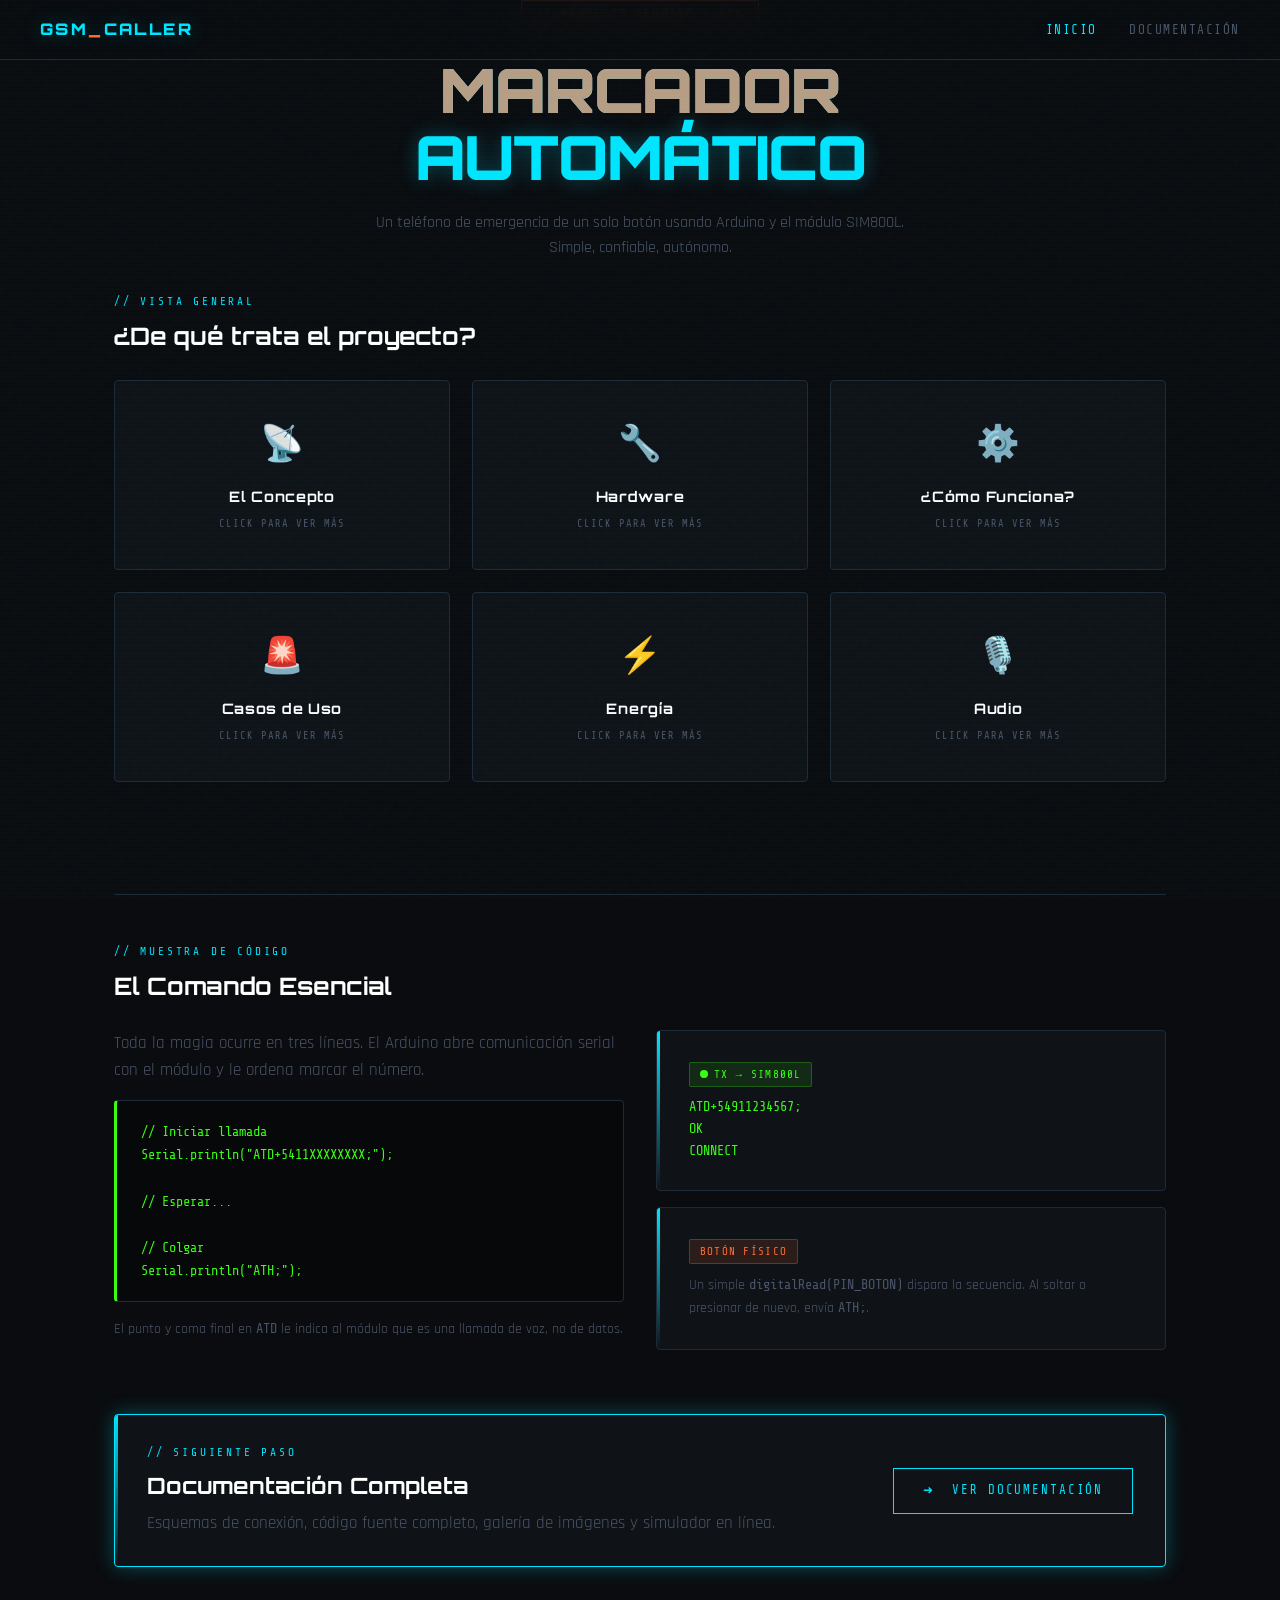
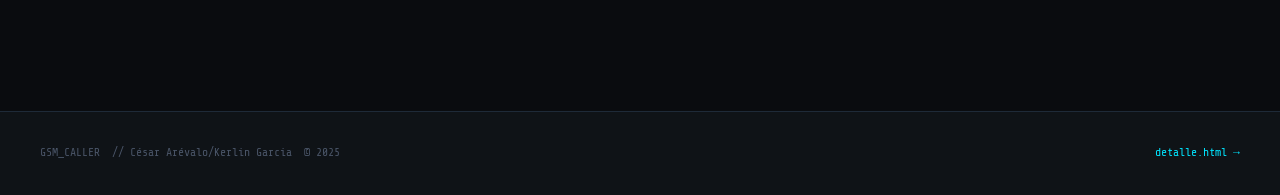
<file: index.html>
<!DOCTYPE html>
<html lang="es">
<head>
  <meta charset="UTF-8" />
  <meta name="viewport" content="width=device-width, initial-scale=1.0" />
  <title>GSM Caller — Arduino SIM800L</title>
  <link rel="icon" href="phone-icon-telephone-icon-symbol-for-app-and-messenger-vector.jpg" type="image/png">
  <link rel="stylesheet" href="assets/style.css" />
</head>
<body>

<!-- NAV -->
<nav>
  <a class="nav-logo" href="index.html">GSM<span>_</span>CALLER</a>
  <ul class="nav-links">
    <li><a href="index.html" class="active">Inicio</a></li>
    <li><a href="detalle.html">Documentación</a></li>
  </ul>
</nav>

<!-- HERO -->
<header class="page-header container fade-up">
  <div class="tag">// Proyecto Arduino — GSM</div>
  <h1>
    <span class="glitch-wrap" data-text="MARCADOR">MARCADOR</span><br>
    <span class="hi">AUTOMÁTICO</span>
  </h1>
  <p>Un teléfono de emergencia de un solo botón usando Arduino y el módulo SIM800L. Simple, confiable, autónomo.</p>
</header>

<!-- FLIP CARDS SECTION -->
<section style="padding: 2rem 0 3rem">
  <div class="container">
    <p class="section-label fade-up delay-1">// Vista general</p>
    <h2 class="section-title fade-up delay-2">¿De qué trata el proyecto?</h2>

    <div class="flip-grid fade-up delay-3">
      <!-- Card 1 -->
      <div class="flip-card-wrap" data-panel="panel-concepto">
        <div class="flip-card">
          <div class="flip-front">
            <div class="flip-icon">📡</div>
            <h3>El Concepto</h3>
            <p class="flip-hint">Click para ver más</p>
          </div>
          <div class="flip-back" id="panel-concepto">
            <h3>Marcador de Emergencia</h3>
            <p>Un dispositivo autónomo que, al presionar un botón físico, realiza automáticamente una llamada de voz a un número predefinido. Sin pantalla, sin teclado, sin complicaciones.</p>
          </div>
        </div>
      </div>

      <!-- Card 2 -->
      <div class="flip-card-wrap" data-panel="panel-hardware">
        <div class="flip-card">
          <div class="flip-front">
            <div class="flip-icon">🔧</div>
            <h3>Hardware</h3>
            <p class="flip-hint">Click para ver más</p>
          </div>
          <div class="flip-back" id="panel-hardware">
            <h3>Componentes Clave</h3>
            <ol style="margin-left:1.2rem; color: var(--text);">
              <li>Arduino UNO / Nano</li>
              <li>Módulo GSM SIM800L</li>
              <li>Reductor LM2596 (4V)</li>
              <li>Micrófono + altavoz</li>
              <li>Un botón momentáneo</li>
            </ol>
          </div>
        </div>
      </div>

      <!-- Card 3 -->
      <div class="flip-card-wrap" data-panel="panel-como">
        <div class="flip-card">
          <div class="flip-front">
            <div class="flip-icon">⚙️</div>
            <h3>¿Cómo Funciona?</h3>
            <p class="flip-hint">Click para ver más</p>
          </div>
          <div class="flip-back" id="panel-como">
            <h3>Comandos AT</h3>
            <p>El Arduino envía comandos AT al módulo GSM vía Serial (TX/RX). Con <code>ATD+número;</code> inicia la llamada y con <code>ATH;</code> la corta.</p>
          </div>
        </div>
      </div>

      <!-- Card 4 -->
      <div class="flip-card-wrap" data-panel="panel-uso">
        <div class="flip-card">
          <div class="flip-front">
            <div class="flip-icon">🚨</div>
            <h3>Casos de Uso</h3>
            <p class="flip-hint">Click para ver más</p>
          </div>
          <div class="flip-back" id="panel-uso">
            <h3>Aplicaciones Reales</h3>
            <ul style="margin-left:1.2rem; color: var(--text);">
              <li>Botón de emergencia para adultos mayores</li>
              <li>Sistema de alarma simple</li>
              <li>Notificador de intrusión</li>
              <li>Alertas de sensores remotos</li>
            </ul>
          </div>
        </div>
      </div>

      <!-- Card 5 -->
      <div class="flip-card-wrap" data-panel="panel-energia">
        <div class="flip-card">
          <div class="flip-front">
            <div class="flip-icon">⚡</div>
            <h3>Energía</h3>
            <p class="flip-hint">Click para ver más</p>
          </div>
          <div class="flip-back" id="panel-energia">
            <h3>Fuente de Poder</h3>
            <p>El SIM800L exige una fuente externa estable. Nunca uses el pin 5V del Arduino: las llamadas consumen picos de corriente que reinician el micro.</p>
          </div>
        </div>
      </div>

      <!-- Card 6 -->
      <div class="flip-card-wrap" data-panel="panel-audio">
        <div class="flip-card">
          <div class="flip-front">
            <div class="flip-icon">🎙️</div>
            <h3>Audio</h3>
            <p class="flip-hint">Click para ver más</p>
          </div>
          <div class="flip-back" id="panel-audio">
            <h3>Calidad de Voz</h3>
            <p>Usa micrófonos de condensador soldados cerca de la placa para evitar interferencias del módulo GSM (ruido "clic-clic" clásico). Antena helicoidal o externa recomendada.</p>
          </div>
        </div>
      </div>
    </div>
  </div>
</section>

<!-- CÓDIGO RÁPIDO -->
<section style="padding: 1rem 0 3rem"> 
  <div class="container">
    <hr class="divider" />
    <p class="section-label fade-up">// Muestra de código</p>
    <h2 class="section-title fade-up delay-1">El Comando Esencial</h2>

    <div class="grid-2 fade-up delay-2" style="align-items:start; gap:2rem">
      <div>
        <p style="color:var(--muted); margin-bottom:1rem;">
          Toda la magia ocurre en tres líneas. El Arduino abre comunicación serial con el módulo y le ordena marcar el número.
        </p>
        <pre>
// Iniciar llamada
Serial.println("ATD+5411XXXXXXXX;");

// Esperar...

// Colgar
Serial.println("ATH;");</pre>
        <p style="margin-top:1rem; color:var(--muted); font-size:0.9rem;">
          El punto y coma final en <code>ATD</code> le indica al módulo que es una llamada de voz, no de datos.
        </p>
      </div>
      <div style="display:flex; flex-direction:column; gap:1rem">
        <div class="card">
          <span class="badge badge-green"><span class="dot-live"></span>TX → SIM800L</span>
          <p style="margin-top:0.6rem; font-family:'Share Tech Mono',monospace; color:var(--green); font-size:0.85rem;">ATD+54911234567;<br>OK<br>CONNECT</p>
        </div>
        <div class="card">
          <span class="badge badge-orange">Botón físico</span>
          <p style="margin-top:0.6rem; color:var(--muted); font-size:0.9rem;">
            Un simple <code>digitalRead(PIN_BOTON)</code> dispara la secuencia. Al soltar o presionar de nuevo, envía <code>ATH;</code>.
          </p>
        </div>
      </div>
    </div>
  </div>
</section>

<!-- CTA -->
<section style="padding: 1rem 0 4rem">
  <div class="container fade-up">
    <div class="card" style="display:flex; align-items:center; justify-content:space-between; flex-wrap:wrap; gap:1.5rem; border-color: var(--accent); box-shadow: var(--glow);">
      <div>
        <p class="section-label">// Siguiente paso</p>
        <h2 style="font-family:'Orbitron',monospace; font-size:1.4rem; color:#fff;">Documentación Completa</h2>
        <p style="color:var(--muted); margin-top:0.4rem;">Esquemas de conexión, código fuente completo, galería de imágenes y simulador en línea.</p>
      </div>
      <a href="detalle.html" class="btn"><span>➜ &nbsp;Ver documentación</span></a>
    </div>
  </div>
</section>

<!-- FOOTER -->
<footer>
  <span>GSM_CALLER &nbsp;//  César Arévalo/Kerlin Garcia &nbsp;© 2025</span>
  <a href="detalle.html" style="color:var(--accent); text-decoration:none; font-family:'Share Tech Mono',monospace;">detalle.html →</a>
</footer>

<style>
/* FLIP CARDS */
.flip-grid {
  display: grid;
  grid-template-columns: repeat(3, 1fr);
  gap: 1.4rem;
}

@media (max-width: 700px) {
  .flip-grid { grid-template-columns: 1fr 1fr; }
}
@media (max-width: 480px) {
  .flip-grid { grid-template-columns: 1fr; }
}

.flip-card-wrap {
  perspective: 900px;
  cursor: pointer;
}

.flip-card {
  width: 100%;
  min-height: 190px;
  position: relative;
  transform-style: preserve-3d;
  transition: transform 0.55s cubic-bezier(.4,0,.2,1);
  border-radius: 4px;
}

.flip-card-wrap.flipped .flip-card {
  transform: rotateY(180deg);
}

.flip-front,
.flip-back {
  position: absolute;
  inset: 0;
  backface-visibility: hidden;
  -webkit-backface-visibility: hidden;
  border: 1px solid var(--border);
  border-radius: 4px;
  padding: 1.5rem 1.4rem;
  display: flex;
  flex-direction: column;
  justify-content: center;
  background: var(--surface);
  transition: border-color 0.25s, box-shadow 0.25s;
}

.flip-front:hover { border-color: var(--accent); box-shadow: var(--glow); }

.flip-front {
  align-items: center;
  text-align: center;
}

.flip-back {
  transform: rotateY(180deg);
  border-color: var(--accent);
  box-shadow: var(--glow);
  background: var(--surface2);
}

.flip-icon {
  font-size: 2.2rem;
  margin-bottom: 0.7rem;
}

.flip-front h3 {
  font-family: 'Orbitron', monospace;
  font-size: 0.9rem;
  font-weight: 700;
  color: #fff;
  letter-spacing: 0.05em;
}

.flip-hint {
  font-family: 'Share Tech Mono', monospace;
  font-size: 0.65rem;
  color: var(--muted);
  letter-spacing: 0.1em;
  margin-top: 0.5rem;
  text-transform: uppercase;
}

.flip-back h3 {
  font-family: 'Orbitron', monospace;
  font-size: 0.85rem;
  color: var(--accent);
  margin-bottom: 0.7rem;
}

.flip-back p, .flip-back li {
  font-size: 0.88rem;
  color: var(--text);
  line-height: 1.55;
}

.flip-back code {
  background: rgba(0,229,255,0.08);
  color: var(--accent);
  padding: 0.1em 0.35em;
  border-radius: 2px;
}
</style>

<script>
  // FLIP CARDS
  document.querySelectorAll('.flip-card-wrap').forEach(card => {
    card.addEventListener('click', () => {
      card.classList.toggle('flipped');
    });
  });

  // INTERSECTION OBSERVER para fade-up
  const obs = new IntersectionObserver((entries) => {
    entries.forEach(e => {
      if (e.isIntersecting) {
        e.target.style.animationPlayState = 'running';
      }
    });
  }, { threshold: 0.1 });

  document.querySelectorAll('.fade-up').forEach(el => {
    el.style.animationPlayState = 'paused';
    obs.observe(el);
  });
</script>

</body>
</html>
</file>
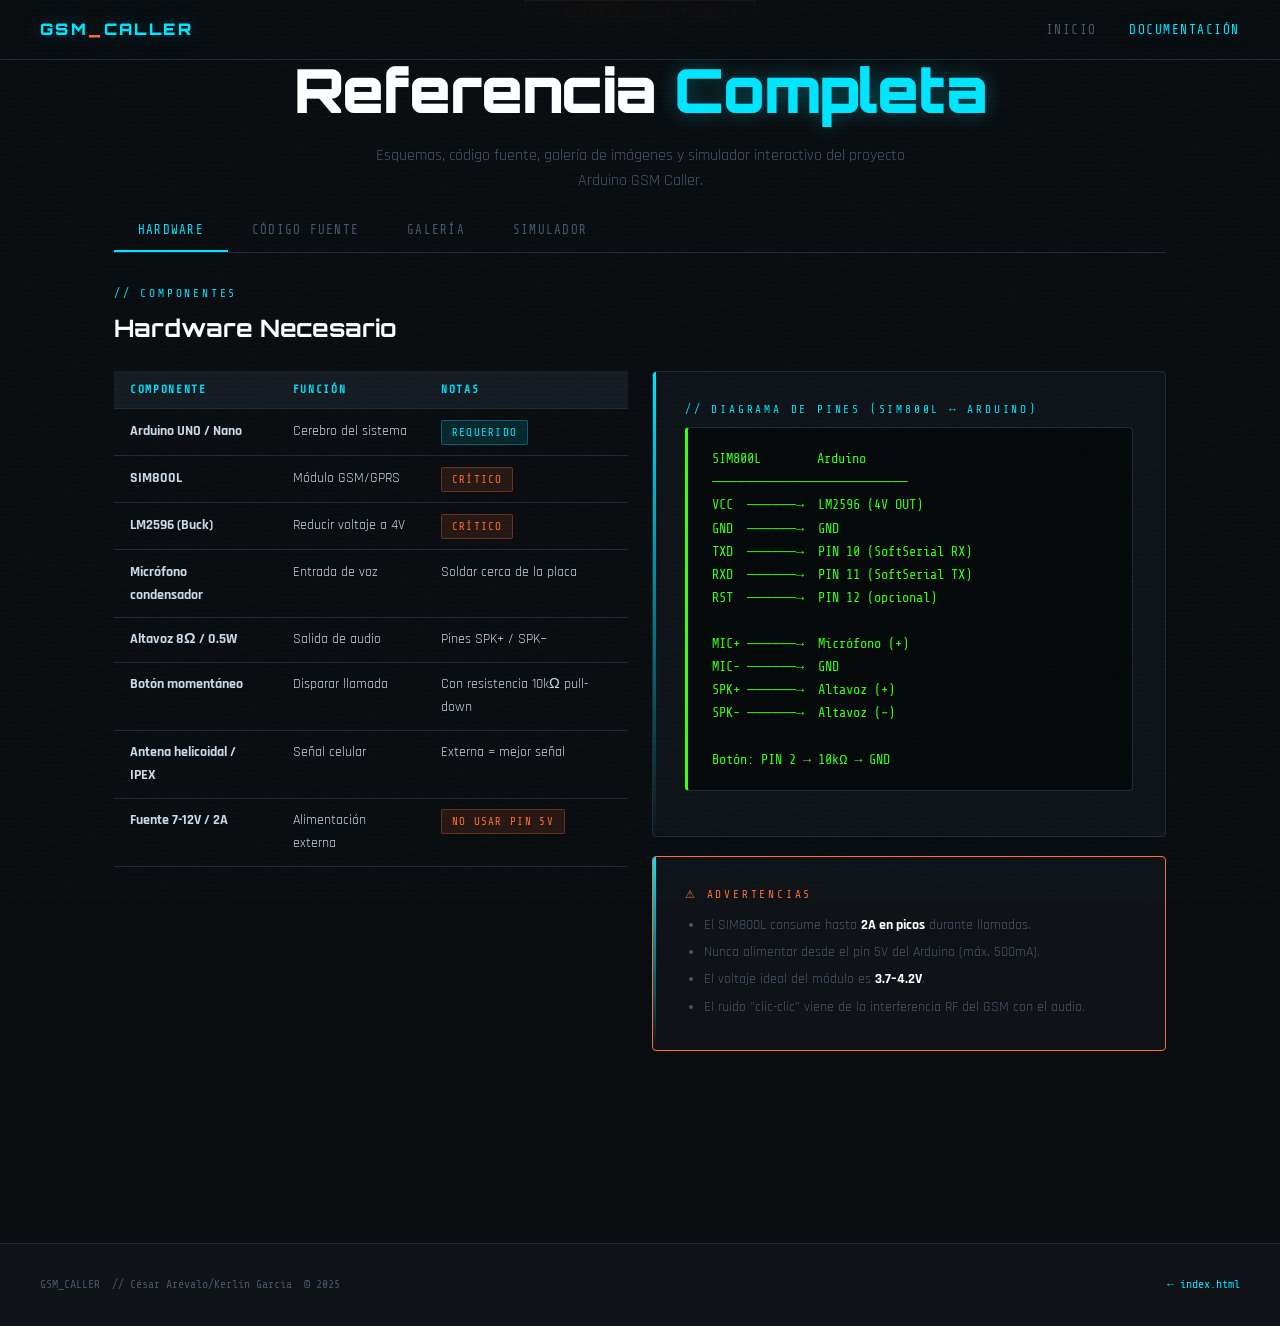
<file: detalle.html>
<!DOCTYPE html>
<html lang="es">
<head>
  <meta charset="UTF-8" />
  <meta name="viewport" content="width=device-width, initial-scale=1.0" />
  <link rel="icon" href="phone-icon-telephone-icon-symbol-for-app-and-messenger-vector.jpg" type="image/png">
  <title>Documentación Técnica — GSM Caller</title>
  <link rel="stylesheet" href="assets/style.css" />
</head>
<body>

<!-- NAV -->
<nav>
  <a class="nav-logo" href="index.html">GSM<span>_</span>CALLER</a>
  <ul class="nav-links">
    <li><a href="index.html">Inicio</a></li>
    <li><a href="detalle.html" class="active">Documentación</a></li>
  </ul>
</nav>

<!-- HEADER -->
<header class="page-header container fade-up">
  <div class="tag">// Documentación técnica</div>
  <h1>Referencia <span class="hi">Completa</span></h1>
  <p>Esquemas, código fuente, galería de imágenes y simulador interactivo del proyecto Arduino GSM Caller.</p>
</header>

<!-- TABS SECTION -->
<section style="padding: 1rem 0 5rem">
  <div class="container">

    <!-- TAB BAR -->
    <div class="tabs fade-up delay-1" role="tablist">
      <button class="tab-btn active" data-tab="hardware" role="tab">Hardware</button>
      <button class="tab-btn" data-tab="codigo"   role="tab">Código Fuente</button>
      <button class="tab-btn" data-tab="galeria"  role="tab">Galería</button>
      <button class="tab-btn" data-tab="sim"      role="tab">Simulador</button>
    </div>

    <!-- ═══════════════ TAB: HARDWARE ═══════════════ -->
    <div class="tab-panel active fade-up delay-2" id="tab-hardware">

      <p class="section-label">// Componentes</p>
      <h2 class="section-title">Hardware Necesario</h2>

      <div class="grid-2" style="margin-bottom:2rem; align-items:start">
        <div>
          <table class="spec-table">
            <thead>
              <tr>
                <th>Componente</th>
                <th>Función</th>
                <th>Notas</th>
              </tr>
            </thead>
            <tbody>
              <tr>
                <td><strong>Arduino UNO / Nano</strong></td>
                <td>Cerebro del sistema</td>
                <td><span class="badge badge-cyan">Requerido</span></td>
              </tr>
              <tr>
                <td><strong>SIM800L</strong></td>
                <td>Módulo GSM/GPRS</td>
                <td><span class="badge badge-orange">Crítico</span></td>
              </tr>
              <tr>
                <td><strong>LM2596 (Buck)</strong></td>
                <td>Reducir voltaje a 4V</td>
                <td><span class="badge badge-orange">Crítico</span></td>
              </tr>
              <tr>
                <td><strong>Micrófono condensador</strong></td>
                <td>Entrada de voz</td>
                <td>Soldar cerca de la placa</td>
              </tr>
              <tr>
                <td><strong>Altavoz 8Ω / 0.5W</strong></td>
                <td>Salida de audio</td>
                <td>Pines SPK+ / SPK−</td>
              </tr>
              <tr>
                <td><strong>Botón momentáneo</strong></td>
                <td>Disparar llamada</td>
                <td>Con resistencia 10kΩ pull-down</td>
              </tr>
              <tr>
                <td><strong>Antena helicoidal / IPEX</strong></td>
                <td>Señal celular</td>
                <td>Externa = mejor señal</td>
              </tr>
              <tr>
                <td><strong>Fuente 7-12V / 2A</strong></td>
                <td>Alimentación externa</td>
                <td><span class="badge badge-orange">No usar pin 5V</span></td>
              </tr>
            </tbody>
          </table>
        </div>

        <div style="display:flex; flex-direction:column; gap:1.2rem">
          <div class="card">
            <p class="section-label">// Diagrama de pines (SIM800L ↔ Arduino)</p>
            <pre style="margin-top:0.5rem">
SIM800L        Arduino
────────────────────────
VCC  ──────→  LM2596 (4V OUT)
GND  ──────→  GND
TXD  ──────→  PIN 10 (SoftSerial RX)
RXD  ──────→  PIN 11 (SoftSerial TX)
RST  ──────→  PIN 12 (opcional)

MIC+ ──────→  Micrófono (+)
MIC- ──────→  GND
SPK+ ──────→  Altavoz (+)
SPK- ──────→  Altavoz (−)

Botón: PIN 2 → 10kΩ → GND</pre>
          </div>

          <div class="card" style="border-color:var(--accent2);">
            <p class="section-label" style="color:var(--accent2)">⚠ Advertencias</p>
            <ul style="margin-left:1.2rem; margin-top:0.5rem; font-size:0.9rem; color:var(--muted); line-height:1.9">
              <li>El SIM800L consume hasta <strong style="color:#fff">2A en picos</strong> durante llamadas.</li>
              <li>Nunca alimentar desde el pin 5V del Arduino (máx. 500mA).</li>
              <li>El voltaje ideal del módulo es <strong style="color:#fff">3.7–4.2V</strong>.</li>
              <li>El ruido "clic-clic" viene de la interferencia RF del GSM con el audio.</li>
            </ul>
          </div>
        </div>
      </div>
    </div>

    <!-- ═══════════════ TAB: CÓDIGO ═══════════════ -->
    <div class="tab-panel" id="tab-codigo">

      <p class="section-label">// Sketch Arduino</p>
      <h2 class="section-title">Código Fuente Completo</h2>

      <div class="card" style="margin-bottom:1.5rem">
        <p style="color:var(--muted); font-size:0.9rem">Copia este sketch en el IDE de Arduino. Ajusta <code>NUMERO_DESTINO</code> y los pines según tu conexión.</p>
      </div>

      <pre>
#include &lt;SoftwareSerial.h&gt;

// ─── Configuración de pines ──────────────────────
#define PIN_TX      11      // Arduino TX → SIM800L RXD
#define PIN_RX      10      // Arduino RX ← SIM800L TXD
#define PIN_BOTON    2      // Botón de llamada
#define PIN_LED     13      // LED de estado (built-in)

// ─── Número de destino ───────────────────────────
const char* NUMERO_DESTINO = "+5411XXXXXXXX";  // ← CAMBIAR

// ─── Software Serial ─────────────────────────────
SoftwareSerial gsm(PIN_RX, PIN_TX);

// ─── Variables de estado ─────────────────────────
bool enLlamada     = false;
bool botonAnterior = HIGH;

// ─────────────────────────────────────────────────
void setup() {
  pinMode(PIN_BOTON, INPUT_PULLUP);
  pinMode(PIN_LED,   OUTPUT);

  Serial.begin(9600);
  gsm.begin(9600);

  Serial.println("Iniciando modulo GSM...");
  delay(3000);               // Esperar que el modulo arranque

  iniciarGSM();
}

// ─────────────────────────────────────────────────
void loop() {
  bool botonActual = digitalRead(PIN_BOTON);

  // Detectar flanco descendente (botón presionado)
  if (botonAnterior == HIGH &amp;&amp; botonActual == LOW) {
    delay(50);  // Debounce

    if (!enLlamada) {
      hacerLlamada();
    } else {
      colgarLlamada();
    }
  }

  botonAnterior = botonActual;

  // Leer respuestas del modulo (para debug)
  while (gsm.available()) {
    Serial.write(gsm.read());
  }
}

// ─────────────────────────────────────────────────
void iniciarGSM() {
  enviarComando("AT",        "OK", 1000);   // Verificar comunicacion
  enviarComando("ATE0",      "OK", 1000);   // Desactivar eco
  enviarComando("AT+CMGF=1", "OK", 1000);   // Modo texto SMS
  Serial.println("SIM800L listo.");
}

// ─────────────────────────────────────────────────
void hacerLlamada() {
  Serial.print("Llamando a: ");
  Serial.println(NUMERO_DESTINO);

  String cmd = "ATD";
  cmd += NUMERO_DESTINO;
  cmd += ";";           // Punto y coma = llamada de VOZ
  gsm.println(cmd);

  enLlamada = true;
  digitalWrite(PIN_LED, HIGH);
}

// ─────────────────────────────────────────────────
void colgarLlamada() {
  Serial.println("Colgando...");
  gsm.println("ATH");

  enLlamada = false;
  digitalWrite(PIN_LED, LOW);
}

// ─────────────────────────────────────────────────
void enviarComando(const char* cmd, const char* respuesta, int timeout) {
  gsm.println(cmd);
  long inicio = millis();
  String buffer = "";

  while (millis() - inicio &lt; timeout) {
    while (gsm.available()) {
      buffer += (char)gsm.read();
    }
    if (buffer.indexOf(respuesta) != -1) break;
  }

  Serial.print("[GSM] ");
  Serial.println(buffer);
}</pre>

      <div class="grid-2" style="margin-top:1.5rem; gap:1.2rem">
        <div class="card">
          <p class="section-label">// Flujo de estados</p>
          <pre style="margin-top:0.5rem; border-left-color: var(--accent)">
[IDLE]
  ↓ botón presionado
[LLAMANDO] → ATD+nro;
  ↓ conexión establecida
[EN LLAMADA]
  ↓ botón presionado
[COLGANDO] → ATH
  ↓
[IDLE]</pre>
        </div>
        <div class="card">
          <p class="section-label">// Comandos AT útiles</p>
          <table class="spec-table" style="margin-top:0.5rem; font-size:0.82rem">
            <thead><tr><th>Comando</th><th>Función</th></tr></thead>
            <tbody>
              <tr><td><code>AT</code></td><td>Test de comunicación</td></tr>
              <tr><td><code>ATD+nro;</code></td><td>Marcar número de voz</td></tr>
              <tr><td><code>ATH</code></td><td>Colgar llamada</td></tr>
              <tr><td><code>ATA</code></td><td>Atender llamada entrante</td></tr>
              <tr><td><code>AT+CSQ</code></td><td>Fuerza de señal</td></tr>
              <tr><td><code>AT+CREG?</code></td><td>Estado de registro en red</td></tr>
            </tbody>
          </table>
        </div>
      </div>
    </div>

    <!-- ═══════════════ TAB: GALERÍA ═══════════════ -->
    <div class="tab-panel" id="tab-galeria">

      <p class="section-label">// Imagen con IA</p>
      <h2 class="section-title">Imágenes &amp; Esquemas</h2>


    
          <a><img src="Gemini_Generated_Image_flxea1flxea1flxe.png" alt="Prototipo" style="max-width:100%; height:auto"></a>
        

     
    </div>

    <!-- ═══════════════ TAB: SIMULADOR ═══════════════ -->
    <div class="tab-panel" id="tab-sim">

      <p class="section-label">// Simulación online</p>
      <h2 class="section-title">Ver Proyecto en Tinkercad</h2>

      <div class="card" style="margin-bottom:2rem; border-color: var(--accent); box-shadow: var(--glow);">
        <p style="color:var(--muted); font-size:0.95rem; margin-bottom:1.2rem;">
          El circuito completo está disponible en <strong style="color:#fff">Tinkercad Circuits</strong>. Podés abrir la simulación en tu navegador sin instalar nada.
          Tinkercad no soporta el módulo SIM800L real, por lo que la simulación muestra la lógica del Arduino y el botón en un entorno equivalente.
        </p>
        <a
          href="https://www.tinkercad.com/things/g7Leegko6RJ/editel?returnTo=%2Fdashboard&sharecode=G6w2lFjC1TW1a9w4TwgjCfWODX4w_J2uQcAssurRbr4"
          target="_blank"
          rel="noopener noreferrer"
          class="btn btn-orange"
          style="display:inline-flex">
          <span>⬡ &nbsp;Abrir en Tinkercad</span>
        </a>
      </div>

      <div class="grid-2" style="align-items:start; gap:1.2rem">
        <div class="card">
          <p class="section-label">// Qué simular</p>
          <ul style="margin-left:1.2rem; margin-top:0.5rem; font-size:0.9rem; color:var(--muted); line-height:2">
            <li>Lógica del botón (debounce incluido)</li>
            <li>Comunicación SoftwareSerial</li>
            <li>LED de estado de llamada</li>
            <li>Monitor Serial con respuestas AT</li>
          </ul>
        </div>
        <div class="card">
          <p class="section-label">// Limitaciones de Tinkercad</p>
          <ul style="margin-left:1.2rem; margin-top:0.5rem; font-size:0.9rem; color:var(--muted); line-height:2">
            <li>SIM800L no disponible en la librería</li>
            <li>No simula llamadas de voz reales</li>
            <li>Se puede usar un Serial emulado</li>
            <li>La lógica de control sí es 100% válida</li>
          </ul>
        </div>
      </div>

      <div style="margin-top:2rem;">
        <p class="section-label">// Vista previa</p>
       <a><img src="Tremendous Kup-Elzing.png" alt="Prototipo" style="max-width:100%; height:auto"></a>
    </div>
    <!-- FIN TABS -->

  </div>
</section>

<!-- FOOTER -->
<footer>
  <span>GSM_CALLER &nbsp;// César Arévalo/Kerlin Garcia &nbsp;© 2025</span>
  <a href="index.html" style="color:var(--accent); text-decoration:none; font-family:'Share Tech Mono',monospace;">← index.html</a>
</footer>

<style>
/* GALLERY */
.gallery-grid {
  display: grid;
  grid-template-columns: repeat(3, 1fr);
  gap: 1.2rem;
  margin-bottom: 2rem;
}

@media (max-width: 700px) {
  .gallery-grid { grid-template-columns: 1fr 1fr; }
}

.gallery-item {
  cursor: zoom-in;
  transition: border-color 0.2s, box-shadow 0.2s, transform 0.2s;
}
.gallery-item:hover {
  border-color: var(--accent);
  box-shadow: var(--glow);
  transform: translateY(-3px);
}
</style>

<script>
  /* ── TABS ── */
  const tabBtns   = document.querySelectorAll('.tab-btn');
  const tabPanels = document.querySelectorAll('.tab-panel');

  tabBtns.forEach(btn => {
    btn.addEventListener('click', () => {
      const target = btn.dataset.tab;

      tabBtns.forEach(b => b.classList.remove('active'));
      tabPanels.forEach(p => p.classList.remove('active'));

      btn.classList.add('active');
      const panel = document.getElementById('tab-' + target);
      panel.classList.add('active');

      // Entrada animada del panel
      panel.style.opacity = '0';
      panel.style.transform = 'translateY(14px)';
      requestAnimationFrame(() => {
        panel.style.transition = 'opacity 0.35s ease, transform 0.35s ease';
        panel.style.opacity = '1';
        panel.style.transform = 'translateY(0)';
      });
    });
  });

  /* ── MODAL GALERÍA ── */
  function abrirModal(el) {
    const caption = el.dataset.caption || '';
    document.getElementById('modal-caption').textContent = caption;
    const modal = document.getElementById('modal-img');
    modal.style.display = 'flex';
  }

  function cerrarModal() {
    document.getElementById('modal-img').style.display = 'none';
  }

  document.addEventListener('keydown', e => {
    if (e.key === 'Escape') cerrarModal();
  });

  /* ── FADE-UP ── */
  const obs = new IntersectionObserver(entries => {
    entries.forEach(e => {
      if (e.isIntersecting) e.target.style.animationPlayState = 'running';
    });
  }, { threshold: 0.1 });

  document.querySelectorAll('.fade-up').forEach(el => {
    el.style.animationPlayState = 'paused';
    obs.observe(el);
  });
</script>

</body>
</html>
</file>
<file: assets/style.css>
@import url('https://fonts.googleapis.com/css2?family=Share+Tech+Mono&family=Rajdhani:wght@400;500;600;700&family=Orbitron:wght@400;700;900&display=swap');

:root {
  --bg: #0a0c0f;
  --surface: #0f1317;
  --surface2: #161b22;
  --border: #1e2a38;
  --accent: #00e5ff;
  --accent2: #ff6b35;
  --green: #39ff14;
  --text: #cdd9e5;
  --muted: #4a5568;
  --glow: 0 0 20px rgba(0, 229, 255, 0.3);
  --glow2: 0 0 20px rgba(255, 107, 53, 0.3);
}

*, *::before, *::after {
  margin: 0;
  padding: 0;
  box-sizing: border-box;
}

html {
  scroll-behavior: smooth;
}

body {
  background: var(--bg);
  color: var(--text);
  font-family: 'Rajdhani', sans-serif;
  font-size: 17px;
  line-height: 1.6;
  overflow-x: hidden;
  min-height: 100vh;
}



/* SCANLINE OVERLAY */
body::before {
  content: '';
  position: fixed;
  inset: 0;
  background: repeating-linear-gradient(
    0deg,
    transparent,
    transparent 2px,
    rgba(0, 229, 255, 0.015) 2px,
    rgba(0, 229, 255, 0.015) 4px
  );
  pointer-events: none;
  z-index: 9999;
}

/* NOISE TEXTURE */
body::after {
  content: '';
  position: fixed;
  inset: 0;
  background-image: url("data:image/svg+xml,%3Csvg viewBox='0 0 200 200' xmlns='http://www.w3.org/2000/svg'%3E%3Cfilter id='n'%3E%3CfeTurbulence type='fractalNoise' baseFrequency='0.9' numOctaves='4' stitchTiles='stitch'/%3E%3C/filter%3E%3Crect width='100%25' height='100%25' filter='url(%23n)' opacity='0.03'/%3E%3C/svg%3E");
  pointer-events: none;
  z-index: 9998;
  opacity: 0.4;
}

/* NAVBAR */
nav {
  position: fixed;
  top: 0;
  left: 0;
  right: 0;
  z-index: 100;
  display: flex;
  align-items: center;
  justify-content: space-between;
  padding: 1rem 2.5rem;
  background: rgba(10, 12, 15, 0.85);
  backdrop-filter: blur(12px);
  border-bottom: 1px solid var(--border);
}

.nav-logo {
  font-family: 'Orbitron', monospace;
  font-weight: 900;
  font-size: 1rem;
  color: var(--accent);
  text-shadow: var(--glow);
  letter-spacing: 0.15em;
  text-decoration: none;
}

.nav-logo span {
  color: var(--accent2);
}

.nav-links {
  display: flex;
  gap: 2rem;
  list-style: none;
}

.nav-links a {
  font-family: 'Share Tech Mono', monospace;
  font-size: 0.8rem;
  color: var(--muted);
  text-decoration: none;
  letter-spacing: 0.12em;
  text-transform: uppercase;
  transition: color 0.25s, text-shadow 0.25s;
}

.nav-links a:hover,
.nav-links a.active {
  color: var(--accent);
  text-shadow: var(--glow);
}

/* HERO / PAGE HEADER */
.page-header {
  padding-top: 6rem;
  padding-bottom: 2rem;
  text-align: center;
  position: relative;
}

.page-header .tag {
  display: inline-block;
  font-family: 'Share Tech Mono', monospace;
  font-size: 0.72rem;
  letter-spacing: 0.2em;
  color: var(--accent2);
  text-transform: uppercase;
  border: 1px solid var(--accent2);
  padding: 0.25rem 0.9rem;
  margin-bottom: 1.2rem;
  position: relative;
  overflow: hidden;
}

.page-header h1 {
  font-family: 'Orbitron', monospace;
  font-weight: 900;
  font-size: clamp(2rem, 6vw, 3.8rem);
  line-height: 1.1;
  color: #fff;
  letter-spacing: -0.02em;
}

.page-header h1 .hi {
  color: var(--accent);
  text-shadow: var(--glow);
}

.page-header p {
  max-width: 560px;
  margin: 1.2rem auto 0;
  color: var(--muted);
  font-size: 1rem;
}

/* GRID LAYOUT */
.container {
  max-width: 1100px;
  margin: 0 auto;
  padding: 0 1.5rem;
}

/* CARD */
.card {
  background: var(--surface);
  border: 1px solid var(--border);
  border-radius: 4px;
  padding: 1.8rem 2rem;
  position: relative;
  transition: border-color 0.3s, box-shadow 0.3s;
}

.card:hover {
  border-color: var(--accent);
  box-shadow: var(--glow);
}

.card::before {
  content: '';
  position: absolute;
  top: 0; left: 0;
  width: 3px; height: 100%;
  background: linear-gradient(180deg, var(--accent), transparent);
  border-radius: 4px 0 0 4px;
}

/* SECTION TITLE */
.section-label {
  font-family: 'Share Tech Mono', monospace;
  font-size: 0.7rem;
  letter-spacing: 0.25em;
  color: var(--accent);
  text-transform: uppercase;
  margin-bottom: 0.4rem;
}

.section-title {
  font-family: 'Orbitron', monospace;
  font-weight: 700;
  font-size: 1.5rem;
  color: #fff;
  margin-bottom: 1.5rem;
}

/* CODE BLOCK */
pre, code {
  font-family: 'Share Tech Mono', monospace;
  font-size: 0.85rem;
}

.img {
  width: auto;
  height: auto;
}

pre {
  background: #060809;
  border: 1px solid var(--border);
  border-left: 3px solid var(--green);
  padding: 1.2rem 1.5rem;
  border-radius: 4px;
  overflow-x: auto;
  color: var(--green);
  line-height: 1.7;
  margin: 1rem 0;
}

/* BUTTON */
.btn {
  display: inline-flex;
  align-items: center;
  gap: 0.5rem;
  font-family: 'Share Tech Mono', monospace;
  font-size: 0.78rem;
  letter-spacing: 0.15em;
  text-transform: uppercase;
  text-decoration: none;
  padding: 0.75rem 1.8rem;
  border: 1px solid var(--accent);
  color: var(--accent);
  background: transparent;
  cursor: pointer;
  transition: all 0.25s;
  position: relative;
  overflow: hidden;
}

.btn::before {
  content: '';
  position: absolute;
  inset: 0;
  background: var(--accent);
  transform: scaleX(0);
  transform-origin: left;
  transition: transform 0.25s;
  z-index: 0;
}

.btn:hover::before { transform: scaleX(1); }
.btn:hover { color: var(--bg); }
.btn span { position: relative; z-index: 1; }

.btn-orange {
  border-color: var(--accent2);
  color: var(--accent2);
}
.btn-orange::before { background: var(--accent2); }
.btn-orange:hover { color: var(--bg); }

/* GRID */
.grid-2 {
  display: grid;
  grid-template-columns: 1fr 1fr;
  gap: 1.5rem;
}

.grid-3 {
  display: grid;
  grid-template-columns: repeat(3, 1fr);
  gap: 1.2rem;
}

@media (max-width: 700px) {
  .grid-2, .grid-3 { grid-template-columns: 1fr; }
  nav { padding: 1rem; }
  .nav-links { gap: 1rem; }
}

/* COMPONENT BADGE */
.badge {
  display: inline-block;
  font-family: 'Share Tech Mono', monospace;
  font-size: 0.68rem;
  letter-spacing: 0.12em;
  padding: 0.18rem 0.6rem;
  border-radius: 2px;
  text-transform: uppercase;
}

.badge-cyan { background: rgba(0,229,255,0.12); color: var(--accent); border: 1px solid rgba(0,229,255,0.3); }
.badge-orange { background: rgba(255,107,53,0.12); color: var(--accent2); border: 1px solid rgba(255,107,53,0.3); }
.badge-green { background: rgba(57,255,20,0.1); color: var(--green); border: 1px solid rgba(57,255,20,0.25); }

/* DIVIDER */
.divider {
  border: none;
  border-top: 1px solid var(--border);
  margin: 3rem 0;
}


/* FOOTER */
footer {
  background: var(--surface);
  border-top: 1px solid var(--border);
  padding: 2rem 2.5rem;
  display: flex;
  align-items: center;
  justify-content: space-between;
  margin-top: 5rem;
  font-family: 'Share Tech Mono', monospace;
  font-size: 0.72rem;
  color: var(--muted);
}

/* BLINKING CURSOR */
@keyframes blink {
  0%, 100% { opacity: 1; }
  50% { opacity: 0; }
}

.cursor {
  display: inline-block;
  width: 10px;
  height: 1.1em;
  background: var(--accent);
  vertical-align: middle;
  margin-left: 3px;
  animation: blink 1s step-end infinite;
}

/* PULSE DOT */
@keyframes pulse-dot {
  0%, 100% { transform: scale(1); opacity: 1; }
  50% { transform: scale(1.6); opacity: 0.4; }
}

.dot-live {
  display: inline-block;
  width: 8px; height: 8px;
  background: var(--green);
  border-radius: 50%;
  margin-right: 6px;
  animation: pulse-dot 1.4s ease-in-out infinite;
}

/* TABS (detail page) */
.tabs {
  display: flex;
  gap: 0;
  border-bottom: 1px solid var(--border);
  margin-bottom: 2rem;
}

.tab-btn {
  font-family: 'Share Tech Mono', monospace;
  font-size: 0.78rem;
  letter-spacing: 0.1em;
  text-transform: uppercase;
  color: var(--muted);
  background: none;
  border: none;
  border-bottom: 2px solid transparent;
  padding: 0.8rem 1.5rem;
  cursor: pointer;
  transition: color 0.2s, border-color 0.2s;
}

.tab-btn:hover { color: var(--text); }
.tab-btn.active {
  color: var(--accent);
  border-bottom-color: var(--accent);
}

.tab-panel { display: none; }
.tab-panel.active { display: block; }

/* IMAGE PLACEHOLDER */
.img-slot {
  background: var(--surface2);
  border: 1px dashed var(--border);
  border-radius: 4px;
  aspect-ratio: 16/9;
  display: flex;
  flex-direction: column;
  align-items: center;
  justify-content: center;
  color: var(--muted);
  font-family: 'Share Tech Mono', monospace;
  font-size: 0.75rem;
  letter-spacing: 0.1em;
  gap: 0.5rem;
  transition: border-color 0.2s;
}

.img-slot:hover { border-color: var(--accent); }
.img-slot svg { opacity: 0.3; }

/* SPEC TABLE */
.spec-table {
  width: 100%;
  border-collapse: collapse;
  font-size: 0.9rem;
}

.spec-table th {
  font-family: 'Share Tech Mono', monospace;
  font-size: 0.7rem;
  letter-spacing: 0.15em;
  text-transform: uppercase;
  color: var(--accent);
  text-align: left;
  padding: 0.6rem 1rem;
  background: var(--surface2);
  border-bottom: 1px solid var(--border);
}

.spec-table td {
  padding: 0.65rem 1rem;
  border-bottom: 1px solid var(--border);
  color: var(--text);
  vertical-align: top;
}

.spec-table tr:hover td { background: rgba(0,229,255,0.03); }

/* ANIMATION FADE-IN STAGGER */
@keyframes fadeUp {
  from { opacity: 0; transform: translateY(22px); }
  to   { opacity: 1; transform: translateY(0); }
}

.fade-up {
  opacity: 0;
  animation: fadeUp 0.55s ease forwards;
}

.delay-1 { animation-delay: 0.1s; }
.delay-2 { animation-delay: 0.22s; }
.delay-3 { animation-delay: 0.34s; }
.delay-4 { animation-delay: 0.46s; }
.delay-5 { animation-delay: 0.58s; }
.delay-6 { animation-delay: 0.70s; }

/* GLITCH TITLE EFFECT */
@keyframes glitch1 {
  0%, 100% { clip-path: inset(0 0 98% 0); transform: translate(-3px, 0); }
  20% { clip-path: inset(40% 0 50% 0); transform: translate(3px, 0); }
  40% { clip-path: inset(80% 0 0 0); transform: translate(-2px, 0); }
}

@keyframes glitch2 {
  0%, 100% { clip-path: inset(50% 0 30% 0); transform: translate(3px, 0); }
  30% { clip-path: inset(10% 0 70% 0); transform: translate(-3px, 0); }
  60% { clip-path: inset(70% 0 10% 0); transform: translate(2px, 0); }
}

.glitch-wrap {
  position: relative;
  display: inline-block;
}

.glitch-wrap::before,
.glitch-wrap::after {
  content: attr(data-text);
  position: absolute;
  inset: 0;
  color: #fff;
  font-family: inherit;
  font-weight: inherit;
  font-size: inherit;
}

.glitch-wrap::before {
  color: var(--accent);
  animation: glitch1 4s infinite linear;
  opacity: 0.7;
}

.glitch-wrap::after {
  color: var(--accent2);
  animation: glitch2 4s infinite linear;
  opacity: 0.6;
}
</file>
